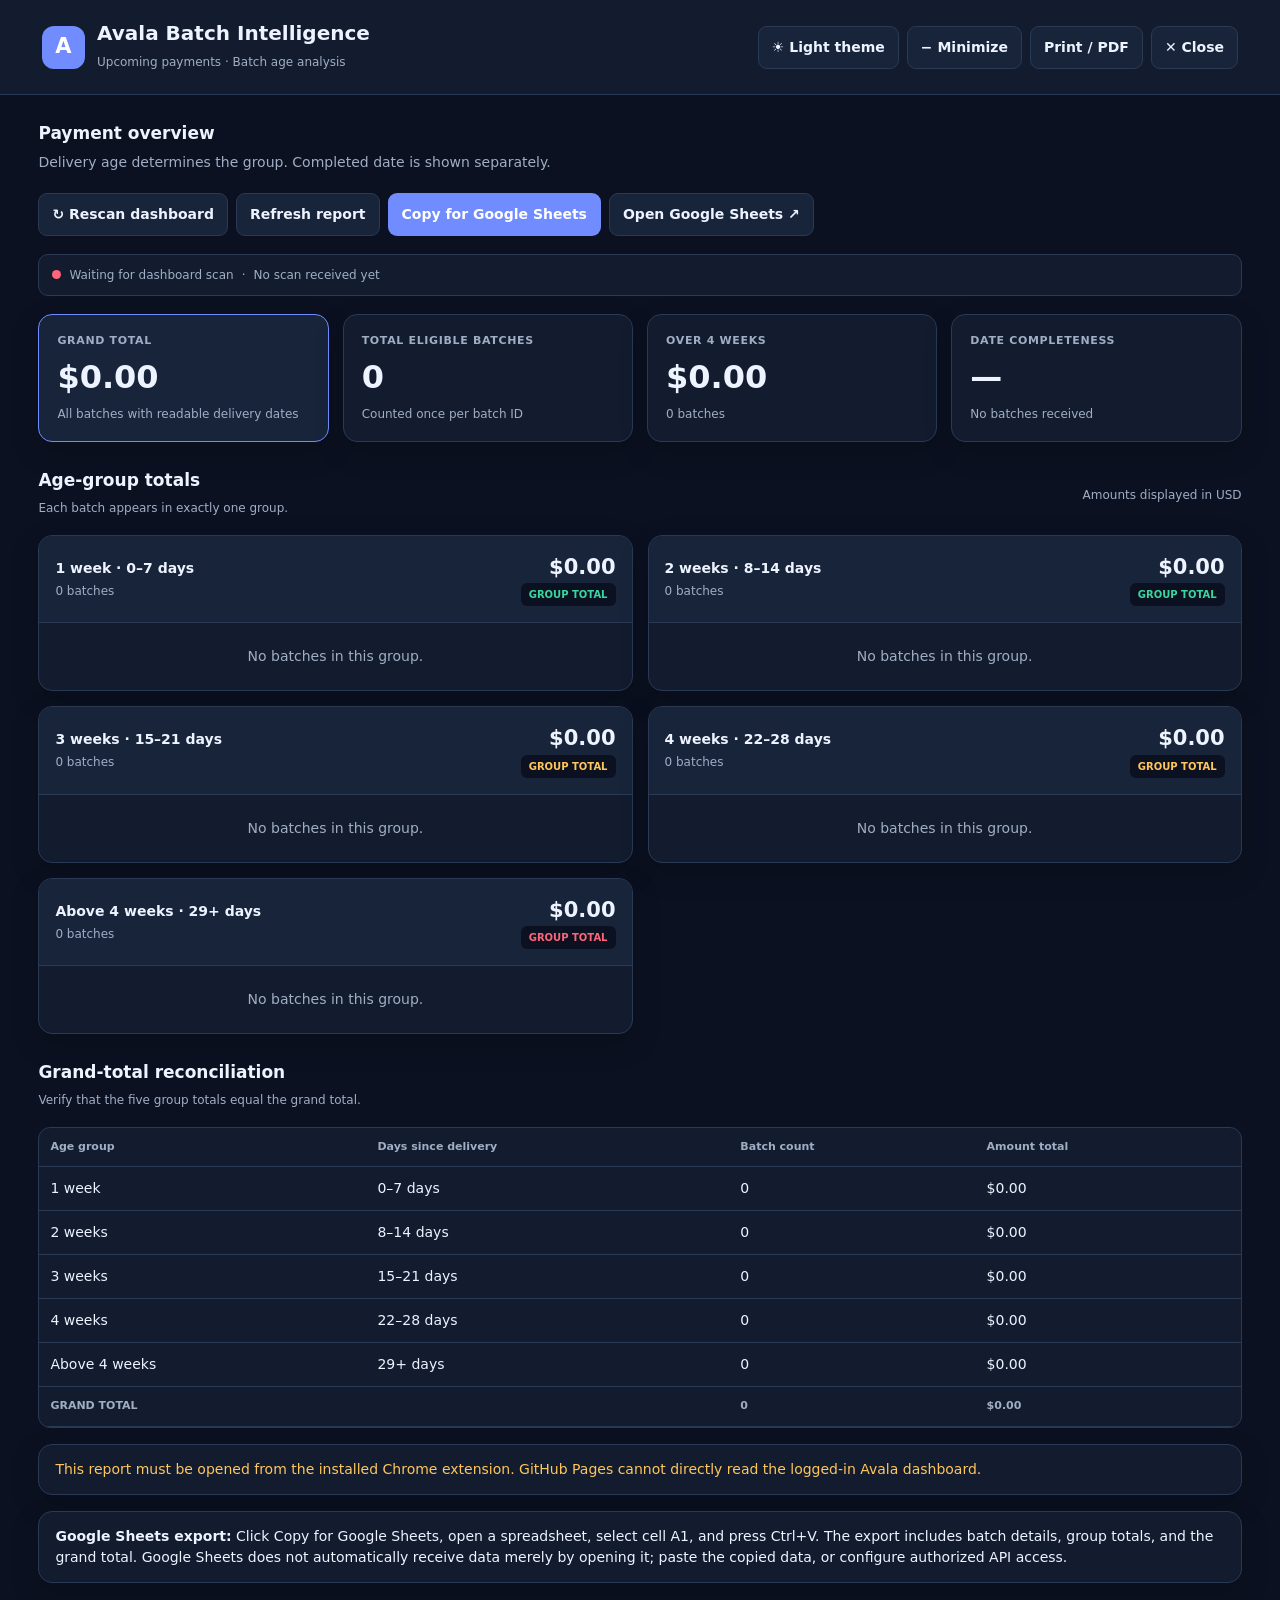
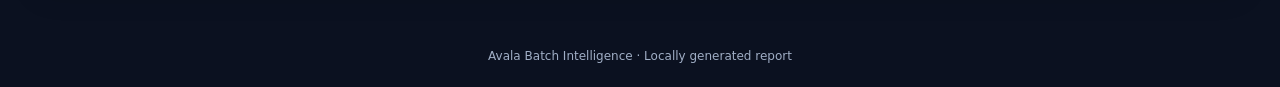
<file: index.html>
<!DOCTYPE html>
<html lang="en">
<head>
<meta charset="UTF-8">
<meta name="viewport" content="width=device-width, initial-scale=1">
<meta name="theme-color" content="#101828">
<title>Avala Batch Intelligence</title>
<style>
:root {
  color-scheme: dark;
  --bg:#0b1120;
  --panel:#121c2e;
  --card:#18243a;
  --text:#edf3ff;
  --muted:#a0aec5;
  --border:#2a3954;
  --accent:#718cff;
  --green:#3bd6a0;
  --yellow:#ffc65b;
  --red:#ff657a;
  --shadow:0 10px 30px rgba(0,0,0,.15);
}
body.light {
  color-scheme:light;
  --bg:#f3f6fc;
  --panel:#fff;
  --card:#f7f9ff;
  --text:#17243b;
  --muted:#63718a;
  --border:#dce3ef;
  --accent:#3e5ee9;
  --green:#07845b;
  --yellow:#946200;
  --red:#d92d46;
  --shadow:0 8px 24px rgba(25,40,70,.06);
}
* { box-sizing:border-box; }
body {
  margin:0;
  background:var(--bg);
  color:var(--text);
  font:14px/1.5 system-ui,-apple-system,"Segoe UI",sans-serif;
}
button,a { font:inherit; }
button {
  border:1px solid var(--border);
  border-radius:9px;
  background:var(--card);
  color:var(--text);
  padding:10px 13px;
  cursor:pointer;
  font-weight:650;
}
button:hover { border-color:var(--accent); }
button:focus-visible {
  outline:2px solid var(--accent);
  outline-offset:3px;
}
button.primary {
  background:var(--accent);
  color:white;
  border-color:transparent;
}
a { color:var(--accent); }
header {
  background:var(--panel);
  border-bottom:1px solid var(--border);
  padding:18px clamp(14px,4vw,42px);
  display:flex;
  align-items:center;
  justify-content:space-between;
  gap:16px;
}
.brand { display:flex;align-items:center;gap:12px;min-width:0; }
.logo {
  width:43px;height:43px;
  display:grid;place-items:center;
  background:var(--accent);color:white;
  border-radius:12px;font-size:21px;font-weight:900;
  flex-shrink:0;
}
h1 { font-size:20px;margin:0; }
h2 { font-size:17px;margin:0; }
h3 { font-size:14px;margin:0; }
p { margin:5px 0; }
.muted { color:var(--muted); }
.small { font-size:12px; }
.actions {
  display:flex;flex-wrap:wrap;gap:8px;
  align-items:center;justify-content:flex-end;
}
main {
  max-width:1550px;
  margin:auto;
  padding:26px clamp(14px,3vw,40px) 42px;
}
.toolbar {
  display:flex;justify-content:space-between;
  align-items:center;gap:15px;flex-wrap:wrap;
  margin-bottom:18px;
}
.status {
  display:flex;align-items:center;gap:8px;
  flex-wrap:wrap;color:var(--muted);font-size:12px;
  padding:11px 13px;border:1px solid var(--border);
  border-radius:10px;background:var(--panel);
}
.dot { width:9px;height:9px;border-radius:50%;background:var(--green); }
.dot.warning { background:var(--yellow); }
.dot.error { background:var(--red); }
.summary {
  display:grid;
  grid-template-columns:repeat(4,minmax(0,1fr));
  gap:14px;margin:18px 0 26px;
}
.metric,.group,.notice {
  background:var(--panel);
  border:1px solid var(--border);
  border-radius:14px;
  box-shadow:var(--shadow);
  min-width:0;
}
.metric { padding:18px; }
.metric.highlight {
  border-color:var(--accent);
  background:var(--card);
}
.metric-label {
  color:var(--muted);font-size:11px;
  font-weight:800;letter-spacing:.06em;
}
.metric-value {
  font-size:clamp(23px,2.6vw,32px);
  font-weight:850;line-height:1.25;
  margin:8px 0;overflow-wrap:anywhere;
}
.metric-foot { color:var(--muted);font-size:12px; }
.section-heading {
  display:flex;align-items:center;justify-content:space-between;
  gap:12px;flex-wrap:wrap;margin:26px 0 13px;
}
.groups {
  display:grid;
  grid-template-columns:repeat(2,minmax(0,1fr));
  gap:15px;
}
.group { overflow:hidden; }
.group-head {
  display:flex;align-items:center;justify-content:space-between;
  gap:12px;padding:16px;background:var(--card);
  border-bottom:1px solid var(--border);
}
.group-head .total { font-size:21px;font-weight:850; }
.count { color:var(--muted);font-size:12px;margin-top:3px; }
.pill {
  display:inline-block;padding:4px 8px;border-radius:6px;
  font-size:10px;font-weight:800;background:var(--bg);
}
.green { color:var(--green); }
.yellow { color:var(--yellow); }
.red { color:var(--red); }
.batch {
  padding:15px 16px;
  border-bottom:1px solid var(--border);
  break-inside:avoid;
}
.batch:last-child { border-bottom:0; }
.batch-top {
  display:flex;align-items:flex-start;
  justify-content:space-between;gap:12px;
}
.batch-id { font-weight:800;overflow-wrap:anywhere; }
.batch-amount { font-size:16px;font-weight:850;white-space:nowrap; }
.meta-grid {
  display:grid;grid-template-columns:repeat(2,minmax(0,1fr));
  gap:8px;margin-top:12px;
}
.meta {
  background:var(--bg);border-radius:8px;
  padding:9px 10px;min-width:0;
}
.meta span {
  display:block;font-size:11px;color:var(--muted);
}
.meta strong {
  display:block;margin-top:3px;overflow-wrap:anywhere;
}
.progress {
  height:5px;background:var(--border);
  border-radius:10px;overflow:hidden;margin-top:12px;
}
.progress div {
  height:100%;background:var(--accent);
  border-radius:10px;
}
.progress div.old { background:var(--red); }
.empty {
  padding:23px;text-align:center;color:var(--muted);
}
.notice { padding:14px 16px;margin-top:16px; }
.notice.error { color:var(--red); }
.notice.warning { color:var(--yellow); }
.notice.success { color:var(--green); }
table { width:100%;border-collapse:collapse; }
th,td {
  padding:11px;text-align:left;
  border-bottom:1px solid var(--border);
}
th { color:var(--muted);font-size:11px; }
.table-wrap {
  overflow-x:auto;border:1px solid var(--border);
  border-radius:12px;background:var(--panel);
}
footer {
  text-align:center;color:var(--muted);
  font-size:12px;padding:22px;
}
#toast {
  position:fixed;bottom:18px;left:50%;
  transform:translateX(-50%);z-index:100;
  padding:12px 17px;border-radius:10px;
  background:var(--text);color:var(--bg);
  box-shadow:var(--shadow);display:none;
  max-width:90vw;
}
body.minimized main { display:none; }
body.minimized header { border-bottom:0; }
@media(max-width:900px) {
  .summary { grid-template-columns:repeat(2,minmax(0,1fr)); }
  .groups { grid-template-columns:1fr; }
}
@media(max-width:540px) {
  header { align-items:flex-start; }
  .summary { gap:9px; }
  .metric { padding:12px; }
  .actions button { padding:8px;font-size:12px; }
  .meta-grid { grid-template-columns:repeat(2,minmax(0,1fr)); }
}
@media print {
  :root,body,body.light {
    color-scheme:light;
    --bg:#fff;--panel:#fff;--card:#f5f7fb;
    --text:#111827;--muted:#4b5563;--border:#d1d5db;
    --accent:#365fe9;--green:#087f5b;
    --yellow:#946200;--red:#c5223d;--shadow:none;
  }
  body { background:white; }
  header .actions,.toolbar .actions,#toast { display:none!important; }
  main { max-width:none;padding:12px; }
  .metric,.group,.notice { box-shadow:none; }
  .groups { grid-template-columns:repeat(2,minmax(0,1fr)); }
  .batch,.group { break-inside:avoid; }
}
</style>
</head>
<body>
<header>
  <div class="brand">
    <div class="logo">A</div>
    <div>
      <h1>Avala Batch Intelligence</h1>
      <p class="muted small">Upcoming payments · Batch age analysis</p>
    </div>
  </div>
  <div class="actions">
    <button id="themeBtn">☀ Light theme</button>
    <button id="minBtn">− Minimize</button>
    <button id="printBtn">Print / PDF</button>
    <button id="closeBtn">✕ Close</button>
  </div>
</header>

<main>
  <div class="toolbar">
    <div>
      <h2>Payment overview</h2>
      <p class="muted">Delivery age determines the group. Completed date is shown separately.</p>
    </div>
    <div class="actions">
      <button id="scanBtn">↻ Rescan dashboard</button>
      <button id="refreshBtn">Refresh report</button>
      <button class="primary" id="copyBtn">Copy for Google Sheets</button>
      <button id="sheetsBtn">Open Google Sheets ↗</button>
    </div>
  </div>

  <div class="status" aria-live="polite">
    <span class="dot warning" id="statusDot"></span>
    <span id="statusText">Waiting for dashboard scan</span>
    <span>·</span>
    <span id="updatedAt">No scan received yet</span>
  </div>

  <section class="summary">
    <div class="metric highlight">
      <div class="metric-label">GRAND TOTAL</div>
      <div class="metric-value" id="grandAmount">$0.00</div>
      <div class="metric-foot">All batches with readable delivery dates</div>
    </div>
    <div class="metric">
      <div class="metric-label">TOTAL ELIGIBLE BATCHES</div>
      <div class="metric-value" id="grandCount">0</div>
      <div class="metric-foot">Counted once per batch ID</div>
    </div>
    <div class="metric">
      <div class="metric-label">OVER 4 WEEKS</div>
      <div class="metric-value" id="oldAmount">$0.00</div>
      <div class="metric-foot" id="oldCount">0 batches</div>
    </div>
    <div class="metric">
      <div class="metric-label">DATE COMPLETENESS</div>
      <div class="metric-value" id="quality">—</div>
      <div class="metric-foot" id="qualityText">Waiting for data</div>
    </div>
  </section>

  <div class="section-heading">
    <div>
      <h2>Age-group totals</h2>
      <p class="muted small">Each batch appears in exactly one group.</p>
    </div>
    <div class="muted small">Amounts displayed in USD</div>
  </div>

  <section class="groups" id="groups"></section>

  <div class="section-heading">
    <div>
      <h2>Grand-total reconciliation</h2>
      <p class="muted small">Verify that the five group totals equal the grand total.</p>
    </div>
  </div>

  <div class="table-wrap">
    <table>
      <thead>
        <tr>
          <th>Age group</th>
          <th>Days since delivery</th>
          <th>Batch count</th>
          <th>Amount total</th>
        </tr>
      </thead>
      <tbody id="reconciliation"></tbody>
      <tfoot id="reconciliationFoot"></tfoot>
    </table>
  </div>

  <div id="notice" class="notice warning">
    Open Avala Dashboard, sign in, and reload the page to start reading batches.
  </div>

  <div class="notice">
    <strong>Google Sheets export:</strong>
    Click Copy for Google Sheets, open a spreadsheet, select cell A1, and press
    Ctrl+V. The export includes batch details, group totals, and the grand total.
    Google Sheets does not automatically receive data merely by opening it;
    paste the copied data, or configure authorized API access.
  </div>
</main>

<footer>
  Avala Batch Intelligence · Locally generated report
</footer>
<div id="toast" role="status"></div>

<script>
"use strict";

const $ = id => document.getElementById(id);

const GROUPS = [
  {key:"week1",label:"1 week",description:"0–7 days",min:0,max:7,style:"green"},
  {key:"week2",label:"2 weeks",description:"8–14 days",min:8,max:14,style:"green"},
  {key:"week3",label:"3 weeks",description:"15–21 days",min:15,max:21,style:"yellow"},
  {key:"week4",label:"4 weeks",description:"22–28 days",min:22,max:28,style:"yellow"},
  {key:"older",label:"Above 4 weeks",description:"29+ days",min:29,max:Infinity,style:"red"}
];

let batches = [];
let lastUpdated = null;
let scanStatus = "";
let scanMessage = "";
let sourceUrl = "";
let hasScanned = false;
let toastTimer = null;

function escapeHTML(value) {
  return String(value ?? "").replace(/[&<>"']/g, ch => ({
    "&":"&amp;",
    "<":"&lt;",
    ">":"&gt;",
    '"':"&quot;",
    "'":"&#39;"
  })[ch]);
}

function money(value) {
  return new Intl.NumberFormat("en-US", {
    style:"currency",
    currency:"USD"
  }).format(value || 0);
}

function parseISODate(value) {
  if (!value || !/^\d{4}-\d{2}-\d{2}$/.test(value)) {
    return null;
  }

  const parts = value.split("-").map(Number);
  const date = new Date(Date.UTC(parts[0],parts[1]-1,parts[2]));

  if (
    date.getUTCFullYear() !== parts[0] ||
    date.getUTCMonth() !== parts[1]-1 ||
    date.getUTCDate() !== parts[2]
  ) {
    return null;
  }

  return date;
}

function elapsedDays(dateString) {
  const date = parseISODate(dateString);
  if (!date) return null;

  const now = new Date();
  const todayUTC = Date.UTC(
    now.getFullYear(),now.getMonth(),now.getDate()
  );

  const days = Math.floor((todayUTC-date.getTime())/86400000);

  // Do not silently treat future delivery dates as today's deliveries.
  return days < 0 ? null : days;
}

function displayDate(value) {
  const date = parseISODate(value);
  if (!date) return "Not available";

  return date.toLocaleDateString("en-GB", {
    day:"2-digit",
    month:"short",
    year:"numeric",
    timeZone:"UTC"
  });
}

function getGroup(days) {
  return GROUPS.find(group =>
    days >= group.min && days <= group.max
  ) || null;
}

function prepareData() {
  const byId = new Map();

  for (const raw of batches) {
    if (!raw || typeof raw.id !== "string" || !raw.id.trim()) {
      continue;
    }

    const id = raw.id.trim();
    const amount = Number(raw.amount);

    if (!Number.isFinite(amount) || amount < 0) continue;

    // If a duplicate ID is present, keep the first valid record.
    if (byId.has(id)) continue;

    const days = elapsedDays(raw.deliveredDate);

    byId.set(id,{
      id,
      amount,
      completedDate:parseISODate(raw.completedDate)
        ? raw.completedDate : "",
      deliveredDate:parseISODate(raw.deliveredDate)
        ? raw.deliveredDate : "",
      payByDate:parseISODate(raw.payByDate)
        ? raw.payByDate : "",
      days,
      group:days === null ? null : getGroup(days)
    });
  }

  return [...byId.values()].sort((a,b) =>
    a.id.localeCompare(b.id)
  );
}

function batchCard(batch) {
  const old = batch.days >= 29;
  const width = Math.min(100,Math.max(0,batch.days/28*100));

  let deadlineText = displayDate(batch.payByDate);
  let deadlineClass = "muted";

  if (batch.payByDate) {
    const deadline = parseISODate(batch.payByDate);
    const now = new Date();
    const today = Date.UTC(
      now.getFullYear(),now.getMonth(),now.getDate()
    );
    const difference = Math.floor((today-deadline.getTime())/86400000);

    if (difference > 0) {
      deadlineText += ` · ${difference} days past deadline`;
      deadlineClass = "red";
    } else if (difference === 0) {
      deadlineText += " · Due today";
      deadlineClass = "yellow";
    }
  }

  return `
    <article class="batch">
      <div class="batch-top">
        <div class="batch-id">${escapeHTML(batch.id)}</div>
        <div class="batch-amount">${money(batch.amount)}</div>
      </div>

      <div class="meta-grid">
        <div class="meta">
          <span>Completed date</span>
          <strong>${displayDate(batch.completedDate)}</strong>
        </div>
        <div class="meta">
          <span>Delivered date</span>
          <strong>${displayDate(batch.deliveredDate)}</strong>
        </div>
        <div class="meta">
          <span>Payment deadline</span>
          <strong class="${deadlineClass}">${escapeHTML(deadlineText)}</strong>
        </div>
        <div class="meta">
          <span>Elapsed delivery age</span>
          <strong>${batch.days} day${batch.days===1?"":"s"}</strong>
        </div>
      </div>

      <div class="progress">
        <div class="${old?"old":""}" style="width:${width}%"></div>
      </div>
      <p class="small ${old?"red":"muted"}">
        ${old?"Older than four weeks":escapeHTML(batch.group.label)}
      </p>
    </article>
  `;
}

function render() {
  const data = prepareData();
  const eligible = data.filter(batch => batch.group);
  const excluded = data.filter(batch => !batch.group);

  const grandTotal = eligible.reduce(
    (sum,batch)=>sum+batch.amount,0
  );

  const older = eligible.filter(batch=>batch.group.key==="older");
  const olderTotal = older.reduce(
    (sum,batch)=>sum+batch.amount,0
  );

  $("grandAmount").textContent = money(grandTotal);
  $("grandCount").textContent = eligible.length.toLocaleString();
  $("oldAmount").textContent = money(olderTotal);
  $("oldCount").textContent = `${older.length} batches`;

  const completeDates = data.filter(batch =>
    batch.completedDate && batch.deliveredDate
  ).length;

  const quality = data.length
    ? Math.round(completeDates/data.length*100)
    : null;

  $("quality").textContent = quality===null ? "—" : `${quality}%`;
  $("qualityText").textContent = data.length
    ? `${completeDates} of ${data.length} have both dates`
    : "No batches received";

  $("groups").innerHTML = GROUPS.map(group => {
    const items = eligible
      .filter(batch=>batch.group.key===group.key)
      .sort((a,b)=>b.days-a.days);

    const total = items.reduce((sum,batch)=>sum+batch.amount,0);

    return `
      <section class="group">
        <div class="group-head">
          <div>
            <h3>${escapeHTML(group.label)} · ${escapeHTML(group.description)}</h3>
            <div class="count">${items.length} batches</div>
          </div>
          <div style="text-align:right">
            <div class="total">${money(total)}</div>
            <span class="pill ${group.style}">GROUP TOTAL</span>
          </div>
        </div>
        ${items.length
          ? items.map(batchCard).join("")
          : '<div class="empty">No batches in this group.</div>'}
      </section>
    `;
  }).join("");

  $("reconciliation").innerHTML = GROUPS.map(group => {
    const items = eligible.filter(batch=>batch.group.key===group.key);
    const total = items.reduce((sum,batch)=>sum+batch.amount,0);

    return `
      <tr>
        <td>${escapeHTML(group.label)}</td>
        <td>${escapeHTML(group.description)}</td>
        <td>${items.length}</td>
        <td>${money(total)}</td>
      </tr>
    `;
  }).join("");

  $("reconciliationFoot").innerHTML = `
    <tr>
      <th colspan="2">GRAND TOTAL</th>
      <th>${eligible.length}</th>
      <th>${money(grandTotal)}</th>
    </tr>
  `;

  const dot = $("statusDot");
  dot.className = "dot";

  if (!hasScanned || scanStatus!=="success") {
    dot.classList.add(scanStatus==="waiting"?"warning":"error");
  }

  $("statusText").textContent = !hasScanned
    ? "Waiting for dashboard scan"
    : scanStatus==="success"
      ? `${data.length} unique batches received`
      : scanMessage || "Reader needs attention";

  $("updatedAt").textContent = lastUpdated
    ? `Updated ${new Date(lastUpdated).toLocaleString()}`
    : "No scan received yet";

  const notice = $("notice");
  notice.className = "notice";

  if (!hasScanned) {
    notice.classList.add("warning");
    notice.textContent =
      "No scan received. Open Avala Dashboard, sign in, reload it, then click Rescan dashboard.";
  } else if (scanStatus!=="success") {
    notice.classList.add("error");
    notice.textContent =
      scanMessage || "The reader could not identify the upcoming batch section.";
  } else if (!data.length) {
    notice.classList.add("warning");
    notice.textContent =
      "The reader did not find any complete batch records. Verify that the dashboard displays the expected headings and batch details.";
  } else if (excluded.length) {
    notice.classList.add("warning");
    notice.textContent =
      `${excluded.length} batch(es) excluded from age-group totals because their delivery date is missing, invalid, or in the future. Check the original dashboard before relying on the totals.`;
  } else {
    notice.classList.add("success");
    notice.textContent =
      "Data received. The five age-group totals reconcile to the grand total. Payment deadline status is calculated separately from delivery age.";
  }

  if (sourceUrl && !sourceUrl.startsWith("https://pay.avala.ai/")) {
    console.warn("Unexpected data source:",sourceUrl);
  }
}

function exportTSV() {
  const data = prepareData();
  const rows = [[
    "Batch ID",
    "Amount (USD)",
    "Completed Date",
    "Delivered Date",
    "Pay By Date",
    "Days Since Delivery",
    "Age Group",
    "Record Status"
  ]];

  for (const batch of data) {
    rows.push([
      batch.id,
      batch.amount.toFixed(2),
      batch.completedDate,
      batch.deliveredDate,
      batch.payByDate,
      batch.days===null?"":batch.days,
      batch.group?.label || "",
      batch.group?"Included":"Excluded: invalid delivery date"
    ]);
  }

  rows.push([]);
  rows.push(["AGE GROUP TOTALS"]);
  rows.push(["Group","Age Range","Batch Count","Total (USD)"]);

  const eligible = data.filter(batch=>batch.group);

  for (const group of GROUPS) {
    const items = eligible.filter(
      batch=>batch.group.key===group.key
    );

    rows.push([
      group.label,
      group.description,
      items.length,
      items.reduce((sum,batch)=>sum+batch.amount,0).toFixed(2)
    ]);
  }

  rows.push([
    "GRAND TOTAL",
    "All eligible groups",
    eligible.length,
    eligible.reduce((sum,batch)=>sum+batch.amount,0).toFixed(2)
  ]);

  return rows.map(row=>row.map(value =>
    String(value??"")
      .replace(/\t/g," ")
      .replace(/\r?\n/g," ")
  ).join("\t")).join("\n");
}

function toast(message) {
  $("toast").textContent = message;
  $("toast").style.display = "block";
  clearTimeout(toastTimer);
  toastTimer = setTimeout(()=>{
    $("toast").style.display = "none";
  },3500);
}

async function loadSavedData() {
  if (!globalThis.chrome?.storage?.local) {
    hasScanned = false;
    render();
    $("notice").className = "notice warning";
    $("notice").textContent =
      "This report must be opened from the installed Chrome extension. GitHub Pages cannot directly read the logged-in Avala dashboard.";
    return;
  }

  try {
    const result = await chrome.storage.local.get("avalaBatchReport");
    const report = result.avalaBatchReport;

    if (report) {
      batches = Array.isArray(report.batches)?report.batches:[];
      lastUpdated = report.updatedAt || null;
      scanStatus = report.scanStatus || "success";
      scanMessage = report.scanMessage || "";
      sourceUrl = report.sourceUrl || "";
      hasScanned = true;
    }

    render();
  } catch (error) {
    console.error(error);
    toast("Could not load the saved report.");
  }
}

async function requestRescan() {
  if (!globalThis.chrome?.runtime?.sendMessage) {
    toast("Open this report from the installed Chrome extension.");
    return;
  }

  $("scanBtn").disabled = true;
  $("scanBtn").textContent = "Scanning…";

  chrome.runtime.sendMessage(
    {type:"RESCAN_AVALA"},
    response => {
      $("scanBtn").disabled = false;
      $("scanBtn").textContent = "↻ Rescan dashboard";

      if (chrome.runtime.lastError) {
        toast("Reload the Avala dashboard, then try again.");
        return;
      }

      if (!response?.ok) {
        toast(response?.error || "Unable to request a new scan.");
        return;
      }

      toast("Rescan requested. The report will update when data arrives.");
    }
  );
}

$("scanBtn").addEventListener("click",requestRescan);
$("refreshBtn").addEventListener("click",loadSavedData);

$("copyBtn").addEventListener("click",async()=>{
  try {
    const content = exportTSV();

    if (navigator.clipboard?.writeText) {
      await navigator.clipboard.writeText(content);
    } else {
      const area = document.createElement("textarea");
      area.value = content;
      area.style.position = "fixed";
      area.style.opacity = "0";
      document.body.appendChild(area);
      area.select();

      const ok = document.execCommand("copy");
      area.remove();

      if (!ok) throw new Error("Clipboard copy was rejected.");
    }

    toast("Copied. Open Google Sheets, select A1, and paste.");
  } catch (error) {
    console.error(error);
    toast("Copy failed. Check browser clipboard permissions.");
  }
});

$("sheetsBtn").addEventListener("click",()=>{
  const url = "https://docs.google.com/spreadsheets/u/0/";

  if (globalThis.chrome?.tabs?.create) {
    chrome.tabs.create({url});
  } else {
    window.open(url,"_blank","noopener");
  }
});

$("themeBtn").addEventListener("click",()=>{
  document.body.classList.toggle("light");

  $("themeBtn").textContent =
    document.body.classList.contains("light")
      ? "☾ Dark theme"
      : "☀ Light theme";
});

$("minBtn").addEventListener("click",()=>{
  document.body.classList.toggle("minimized");

  $("minBtn").textContent =
    document.body.classList.contains("minimized")
      ? "＋ Restore"
      : "− Minimize";
});

$("printBtn").addEventListener("click",()=>window.print());

$("closeBtn").addEventListener("click",()=>{
  if (globalThis.chrome?.runtime?.sendMessage) {
    chrome.runtime.sendMessage({type:"CLOSE_REPORT_TAB"},response=>{
      if (chrome.runtime.lastError || !response?.ok) {
        toast("Close this tab using the browser tab controls.");
      }
    });
  } else {
    window.close();
  }
});

if (globalThis.chrome?.storage?.onChanged) {
  chrome.storage.onChanged.addListener((changes,area)=>{
    if (area!=="local" || !changes.avalaBatchReport) return;

    const report = changes.avalaBatchReport.newValue;
    if (!report) return;

    batches = Array.isArray(report.batches)?report.batches:[];
    lastUpdated = report.updatedAt || null;
    scanStatus = report.scanStatus || "success";
    scanMessage = report.scanMessage || "";
    sourceUrl = report.sourceUrl || "";
    hasScanned = true;

    render();
  });
}

loadSavedData();
</script>
</body>
</html>
</file>
